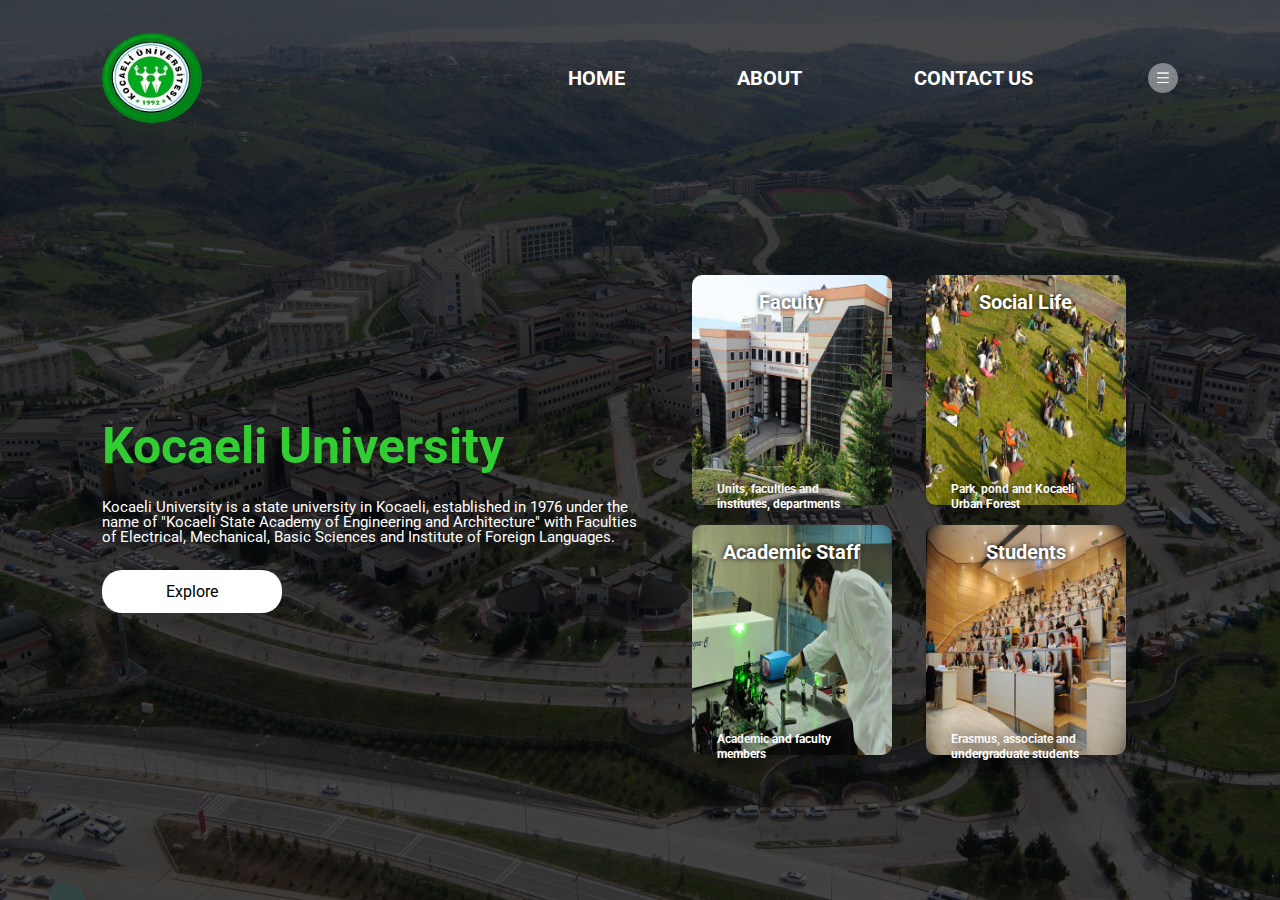
<file: KOU Introduction Webpage/index.html>
<!DOCTYPE html>
<html lang="en">

<head>
    <meta charset='utf-8'>
    <meta http-equiv='X-UA-Compatible' content='IE=edge'>
    <meta name='viewport' content='width=device-width, initial-scale=1'>
    <meta name="description" content="Kocaeli University Introduction Web Page">
    <meta name="keywords" content="Kocaeli, University, Introduction">
    <meta name="author" content="Kocaeli University">
    <title>Kocaeli University</title>
    <link rel='stylesheet' type='text/css' media='screen' href='style.css'>
    <link rel="stylesheet" href="https://fonts.googleapis.com/css2?family=Roboto:wght@400;700&display=swap">
</head>

<body>
    <div class="container">
        <div class="navbar">
            <img class="logo" src="images/logo.jpg" alt="Kocaeli University's Logo" title="Kocaeli University's Logo">
            <nav>
                <ul>
                    <li><a href="#">HOME</a></li>
                    <li><a href="#">ABOUT</a></li>
                    <li><a href="#">CONTACT US</a></li>
                </ul>
            </nav>
            <img class="menu-icon" src="images/menu.png" alt="Menu Icon">
        </div>

        <div class="row">
            <div class="col">
                <h1>Kocaeli University</h1>
                <p>Kocaeli University is a state university in Kocaeli, established in 1976 under the name of "Kocaeli State Academy of Engineering and Architecture" with Faculties of Electrical, Mechanical, Basic Sciences and Institute of Foreign Languages.</p>
                <button type="button">Explore</button>
            </div>
            <div class="col">
                <div class="card card1">
                    <h5>Faculty</h5>
                    <p>Units, faculties and institutes, departments</p>
                </div>
                <div class="card card2">
                    <h5>Social Life</h5>
                    <p>Park, pond and Kocaeli Urban Forest</p>
                </div>
                <div class="card card3">
                    <h5>Academic Staff</h5>
                    <p>Academic and faculty members</p>
                </div>
                <div class="card card4">
                    <h5>Students</h5>
                    <p>Erasmus, associate and undergraduate students</p>
                </div>
            </div>
        </div>
    </div>
</body>

</html>
</file>
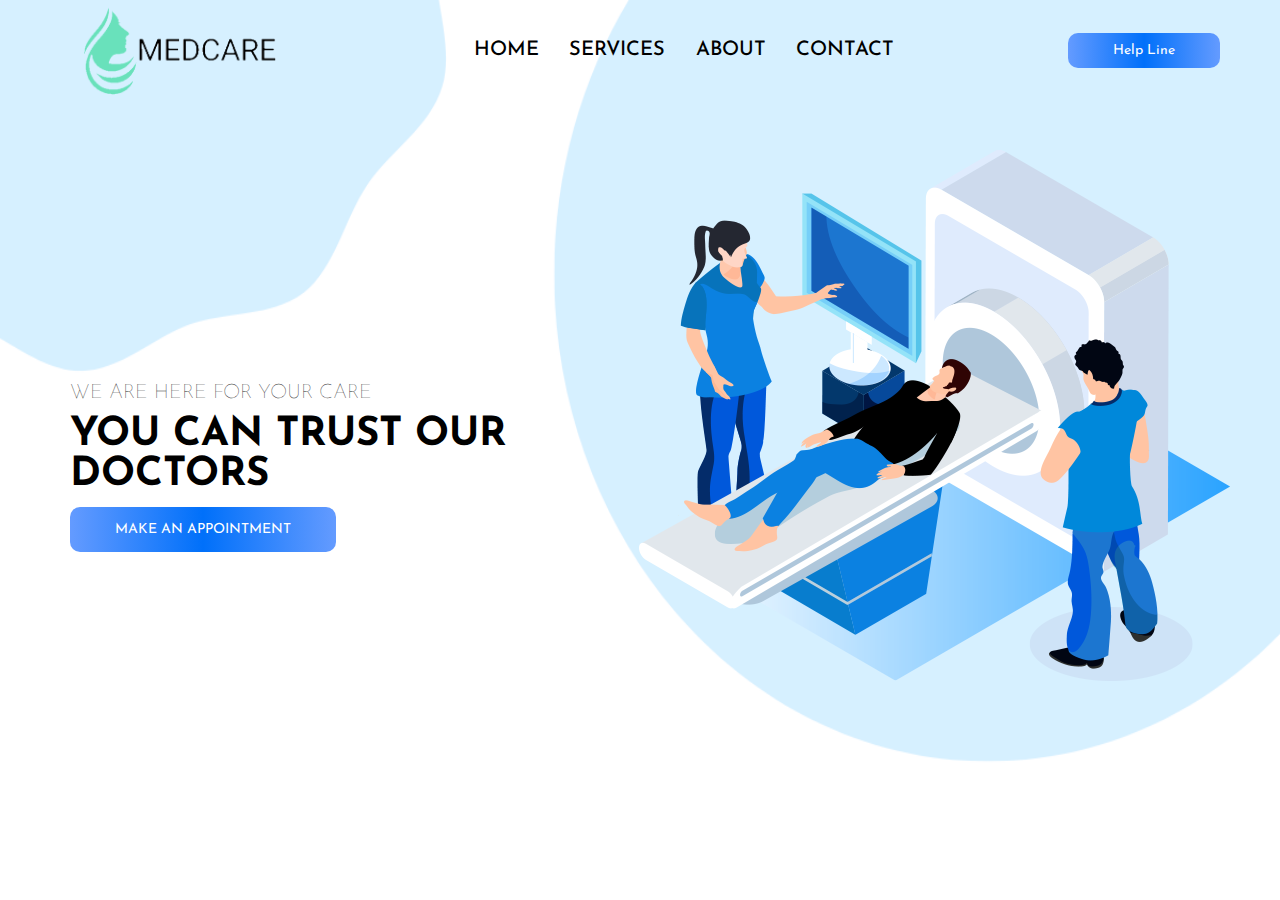
<file: Medical Care Webpage/index.html>
<!DOCTYPE html>
<html lang="en">

<head>
    <meta charset='utf-8'>
    <meta http-equiv='X-UA-Compatible' content='IE=edge'>
    <meta name="description" content="MedCare - Medical Care">
    <meta name="keywords" content="MedCare, Medical, Care, Health, Doctor">
    <meta name="author" content="MedCare">
    <meta name='viewport' content='width=device-width, initial-scale=1'>
    <title>MedCare</title>
    <link rel='stylesheet' type='text/css' media='screen' href='style.css'>

    <!-- Google Fonts -->
    <link rel="preconnect" href="https://fonts.googleapis.com">
    <link rel="preconnect" href="https://fonts.gstatic.com" crossorigin>
    <link href="https://fonts.googleapis.com/css2?family=Josefin+Sans&display=swap" rel="stylesheet">
</head>

<body>
    <header>
        <div class="mainheader">
            <div class="logo">
                <img src="images/logo.png" alt="MedCare Logo">
            </div>

            <nav>
                <a href="#">HOME</a>
                <a href="#">SERVICES</a>
                <a href="#">ABOUT</a>
                <a href="#">CONTACT</a>
            </nav>

            <div class="menubtn">
                <button>Help Line</button>
            </div>
        </div>
    </header>

    <main>
        <section class="left-section">
            <h2>WE ARE HERE FOR YOUR CARE</h2>
            <h1>YOU CAN TRUST OUR DOCTORS</h1>
            <button>MAKE AN APPOINTMENT</button>
        </section>

        <section class="right-section">
            <figure>
                <img src="images/background-figure.png" alt="MedCare Figure">
            </figure>
        </section>
    </main>
</body>

</html>
</file>
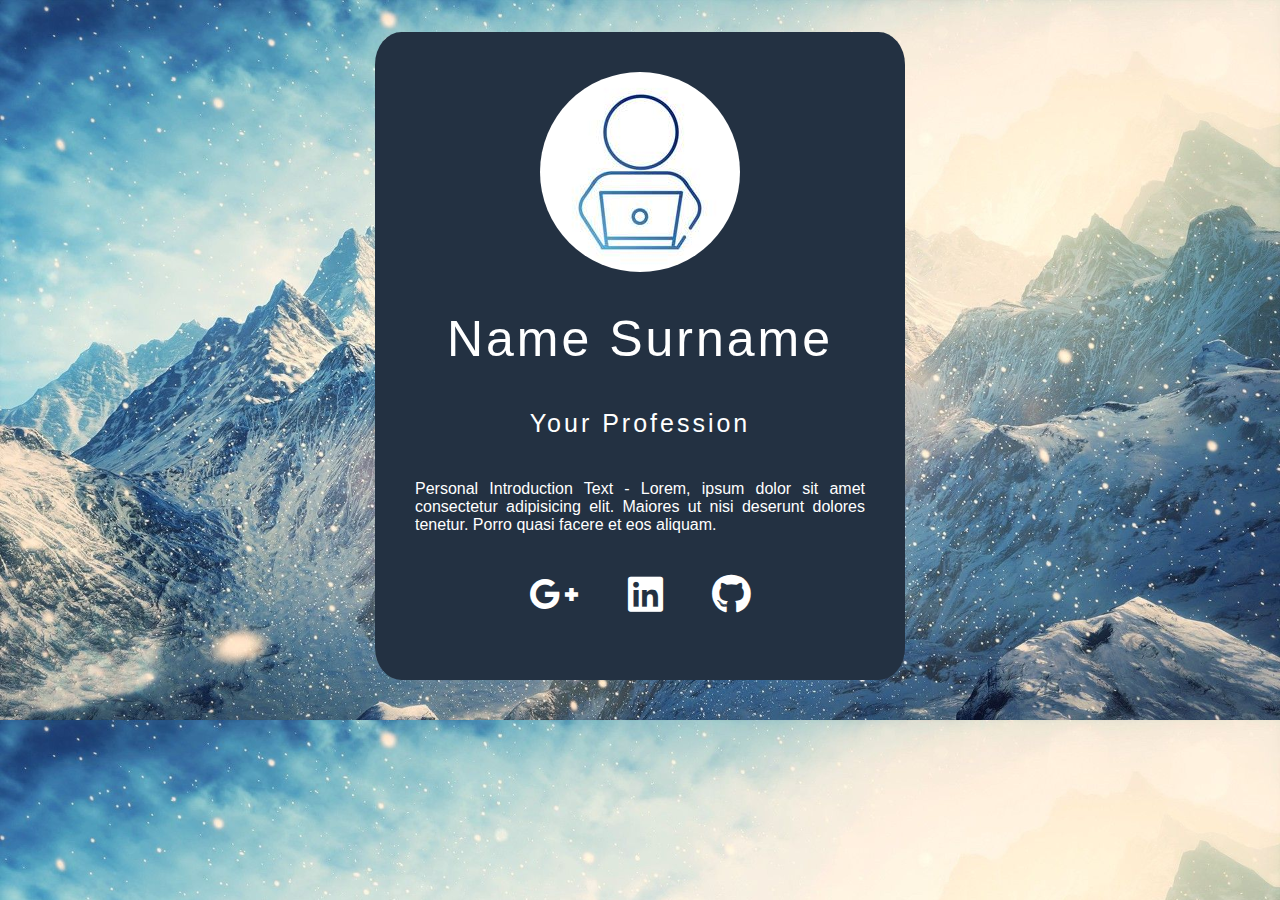
<file: Personal Card/index.html>
<!DOCTYPE html>
<html lang="en">

<head>
    <meta charset='utf-8'>
    <meta http-equiv='X-UA-Compatible' content='IE=edge'>
    <meta name='viewport' content='width=device-width, initial-scale=1'>
    <meta name="description" content="Name Surname - Personal Card">
    <meta name="keywords" content="Name, Surname, Personal, Card, Personal Card">
    <meta name="author" content="Name Surname">
    <title>Name Surname - Personal Card</title>
    <link rel='stylesheet' type='text/css' media='screen' href='style.css'>
    <link rel="stylesheet" href="https://cdnjs.cloudflare.com/ajax/libs/font-awesome/6.1.1/css/all.min.css">
</head>

<body>
    <div class="container">
        <img class="personal-photo" src="images/personal_photo.jpg" alt="Personal Photo" title="Personal Photo">
        <h1>Name Surname</h1>
        <h5>Your Profession</h5>
        <p>Personal Introduction Text - Lorem, ipsum dolor sit amet consectetur adipisicing elit. Maiores ut nisi deserunt dolores tenetur. Porro quasi facere et eos aliquam.</p>
        <ul>
            <li><a href="https://www.google.com/intl/tr/gmail/about/"><i class="fab fa-google-plus-g"></i></a></li>
            <li><a href="https://tr.linkedin.com/"><i class="fab fa-linkedin"></i></a></li>
            <li><a href="https://github.com/"><i class="fab fa-github"></i></a></li>
        </ul>
    </div>
</body>

</html>
</file>
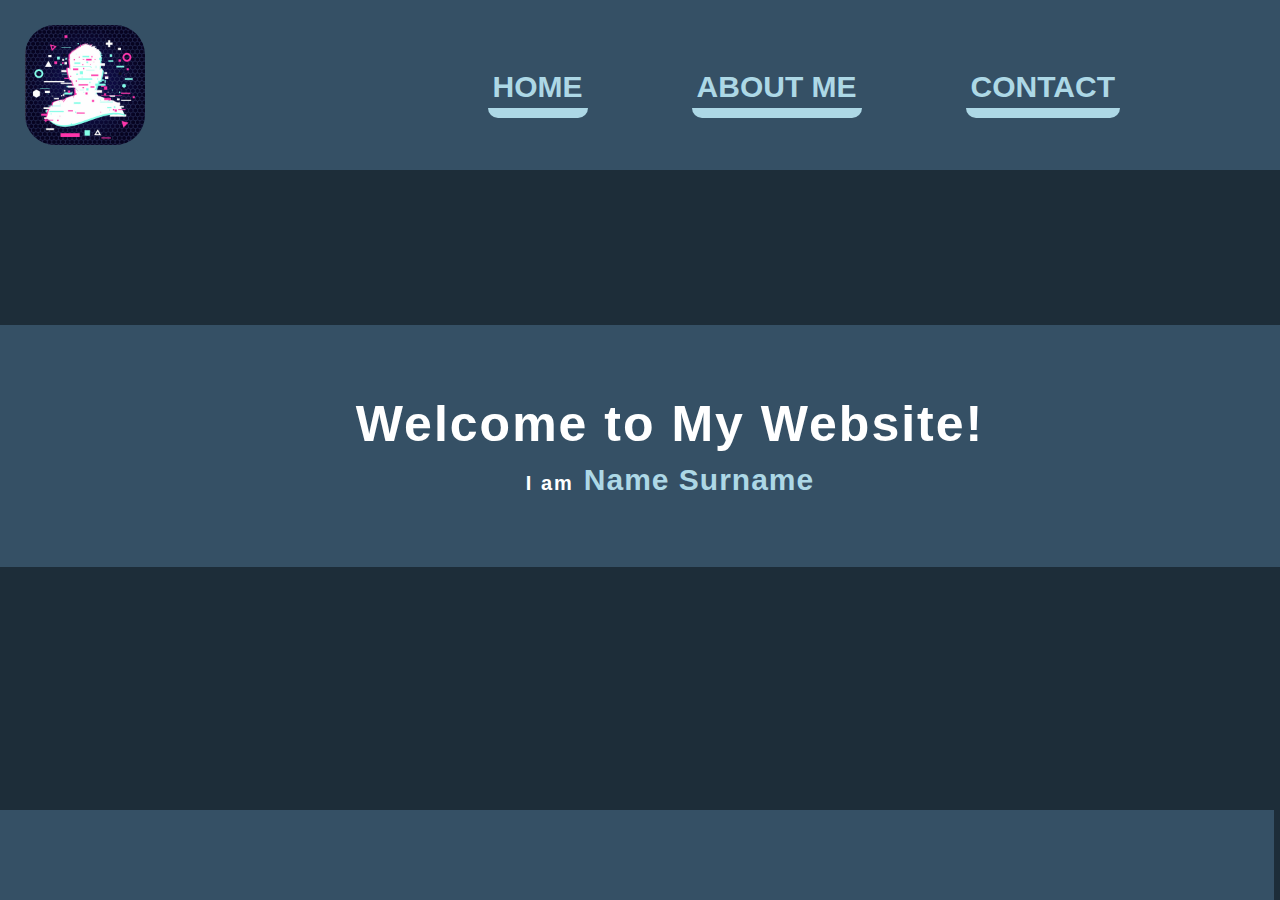
<file: Personal Website/index.html>
<!DOCTYPE html>
<html lang="en">

<head>
    <meta charset='utf-8'>
    <meta http-equiv='X-UA-Compatible' content='IE=edge'>
    <meta name='viewport' content='width=device-width, initial-scale=1'>
    <meta name="description" content="Name Surname - Personal Website">
    <meta name="keywords" content="Name, Surname, Personal Website">
    <meta name="author" content="Name Surname">
    <title>Name Surname - Personal Website</title>
    <link rel='stylesheet' type='text/css' media='screen' href='style.css'>
    <link rel="stylesheet" href="https://cdnjs.cloudflare.com/ajax/libs/font-awesome/6.2.0/css/all.min.css" integrity="sha512-xh6O/CkQoPOWDdYTDqeRdPCVd1SpvCA9XXcUnZS2FmJNp1coAFzvtCN9BmamE+4aHK8yyUHUSCcJHgXloTyT2A==" crossorigin="anonymous" referrerpolicy="no-referrer"
    />
</head>

<body>
    <div id="container">
        <header id="banner">
            <img class="personal-photo" src="images/personal_photo.jpg" alt="Personal Photograph" title="Personal Photograph">
            <nav id="navbar">
                <ul>
                    <li class="navbar-items"><a href="index.html">HOME</a></li>
                    <li class="navbar-items"><a href="about.html">ABOUT ME</a></li>
                    <li class="navbar-items"><a href="contact.html">CONTACT</a></li>
                </ul>
            </nav>
        </header>
        <article id="content">
            <h1 class="h1-text">Welcome to My Website!</h1>
            <h3 class="h3-text">I am<span class="name-surname">Name Surname</span></h3>
        </article>
        <footer id="footer">
            <div id="social-media">
                <ul>
                    <li class="icons">
                        <a href="https://tr.linkedin.com/"><i class="fa-brands fa-linkedin fa-3x"></i></a>
                    </li>
                    <li class="icons">
                        <a href="https://github.com/"><i class="fa-brands fa-github fa-3x"></i></a>
                    </li>
                </ul>
            </div>
        </footer>
    </div>
</body>

</html>
</file>
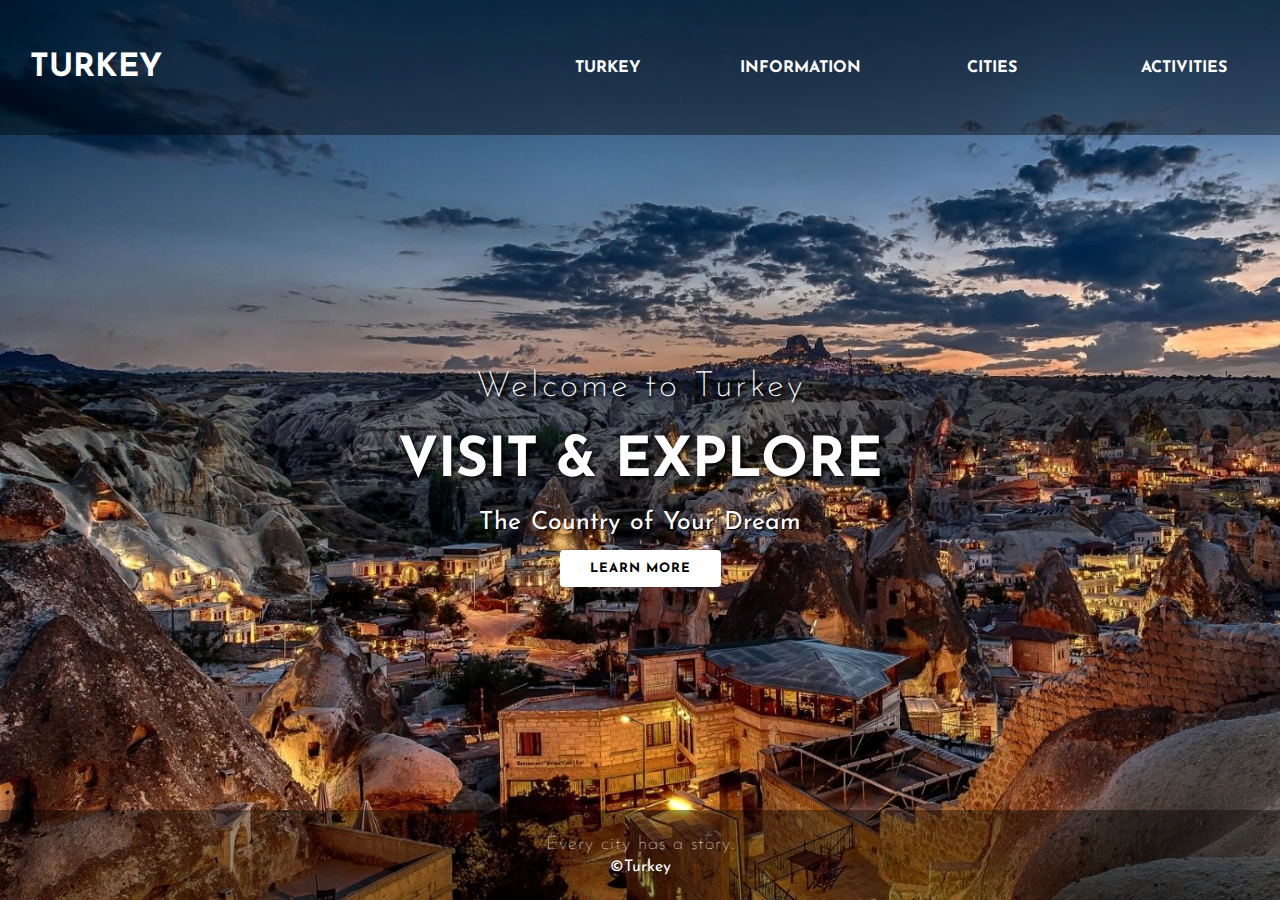
<file: Turkey Visit Webpage/index.html>
<!DOCTYPE html>
<html lang="en">

<head>
    <meta charset='utf-8'>
    <meta http-equiv='X-UA-Compatible' content='IE=edge'>
    <title>Turkey</title>
    <meta name='viewport' content='width=device-width, initial-scale=1'>
    <link rel='stylesheet' type='text/css' media='screen' href='style.css'>
    <meta name="description" content="Turkey Introduction Webpage">
    <meta name="keywords" content="Turkey, Introduction, Cities, Activities, Visit, Explore">
    <meta name="author" content="Turkey">

    <!-- Favicon -->
    <link rel="shortcut icon" href="images/favicon.ico" type="image/x-icon">

    <!-- Google Fonts -->
    <link rel="preconnect" href="https://fonts.googleapis.com">
    <link rel="preconnect" href="https://fonts.gstatic.com" crossorigin>
    <link href="https://fonts.googleapis.com/css2?family=Josefin+Sans&display=swap" rel="stylesheet">

    <!-- Animate.css CDN -->
    <link rel="stylesheet" href="https://cdnjs.cloudflare.com/ajax/libs/animate.css/3.7.2/animate.min.css">
</head>

<body>
    <header>
        <nav>
            <div class="logo">
                <h1 class="animated-logo animated swing slower">TURKEY</h1>
            </div>
            <div class="menu">
                <a href="#">TURKEY</a>
                <a href="#">INFORMATION</a>
                <a href="#">CITIES</a>
                <a href="#">ACTIVITIES</a>
            </div>
        </nav>
    </header>

    <main>
        <section>
            <h3>Welcome to Turkey</h3>
            <h1>VISIT & EXPLORE <span class="change-content" lang="tr"> </span></h1>
            <p>The Country of Your Dream</p>
            <a href="#" class="btnLearn">LEARN MORE</a>
        </section>
    </main>

    <footer>
        <div class="catchword-copyright">
            <h3>Every city has a story.</h3>
            <p>&copy;Turkey</p>
        </div>
    </footer>
</body>

</html>
</file>
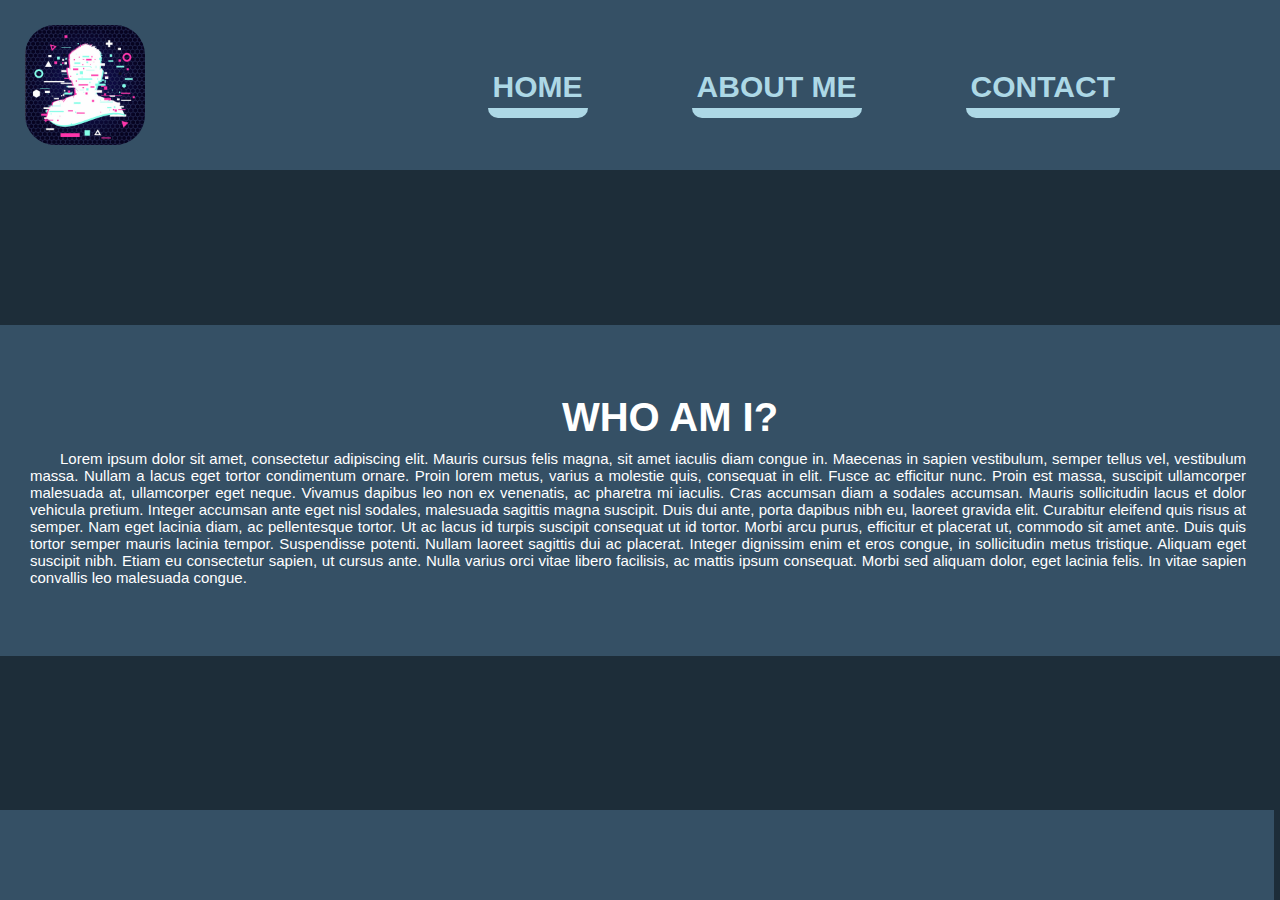
<file: Personal Website/about.html>
<!DOCTYPE html>
<html lang="en">

<head>
    <meta charset='utf-8'>
    <meta http-equiv='X-UA-Compatible' content='IE=edge'>
    <meta name='viewport' content='width=device-width, initial-scale=1'>
    <meta name="description" content="Name Surname - Personal Website">
    <meta name="keywords" content="Name, Surname, Personal Website">
    <meta name="author" content="Name Surname">
    <title>Name Surname - About Me</title>
    <link rel='stylesheet' type='text/css' media='screen' href='style.css'>
    <link rel="stylesheet" href="https://cdnjs.cloudflare.com/ajax/libs/font-awesome/6.2.0/css/all.min.css" integrity="sha512-xh6O/CkQoPOWDdYTDqeRdPCVd1SpvCA9XXcUnZS2FmJNp1coAFzvtCN9BmamE+4aHK8yyUHUSCcJHgXloTyT2A==" crossorigin="anonymous" referrerpolicy="no-referrer"
    />
</head>

<body>
    <div id="container">
        <header id="banner">
            <img class="personal-photo" src="images/personal_photo.jpg" alt="Personal Photograph" title="Personal Photograph">
            <nav id="navbar">
                <ul>
                    <li class="navbar-items"><a href="index.html">HOME</a></li>
                    <li class="navbar-items"><a href="about.html">ABOUT ME</a></li>
                    <li class="navbar-items"><a href="contact.html">CONTACT</a></li>
                </ul>
            </nav>
        </header>
        <article id="content">
            <h1 class="h-text">WHO AM I?</h1>
            <p class="p-text">Lorem ipsum dolor sit amet, consectetur adipiscing elit. Mauris cursus felis magna, sit amet iaculis diam congue in. Maecenas in sapien vestibulum, semper tellus vel, vestibulum massa. Nullam a lacus eget tortor condimentum ornare. Proin lorem
                metus, varius a molestie quis, consequat in elit. Fusce ac efficitur nunc. Proin est massa, suscipit ullamcorper malesuada at, ullamcorper eget neque. Vivamus dapibus leo non ex venenatis, ac pharetra mi iaculis. Cras accumsan diam a sodales
                accumsan. Mauris sollicitudin lacus et dolor vehicula pretium. Integer accumsan ante eget nisl sodales, malesuada sagittis magna suscipit. Duis dui ante, porta dapibus nibh eu, laoreet gravida elit. Curabitur eleifend quis risus at semper.
                Nam eget lacinia diam, ac pellentesque tortor. Ut ac lacus id turpis suscipit consequat ut id tortor. Morbi arcu purus, efficitur et placerat ut, commodo sit amet ante. Duis quis tortor semper mauris lacinia tempor. Suspendisse potenti.
                Nullam laoreet sagittis dui ac placerat. Integer dignissim enim et eros congue, in sollicitudin metus tristique. Aliquam eget suscipit nibh. Etiam eu consectetur sapien, ut cursus ante. Nulla varius orci vitae libero facilisis, ac mattis
                ipsum consequat. Morbi sed aliquam dolor, eget lacinia felis. In vitae sapien convallis leo malesuada congue.</p>
        </article>
        <footer id="footer">
            <div id="social-media">
                <ul>
                    <li class="icons">
                        <a href="https://tr.linkedin.com/"><i class="fa-brands fa-linkedin fa-3x"></i></a>
                    </li>
                    <li class="icons">
                        <a href="https://github.com/"><i class="fa-brands fa-github fa-3x"></i></a>
                    </li>
                </ul>
            </div>
        </footer>
    </div>
</body>

</html>
</file>
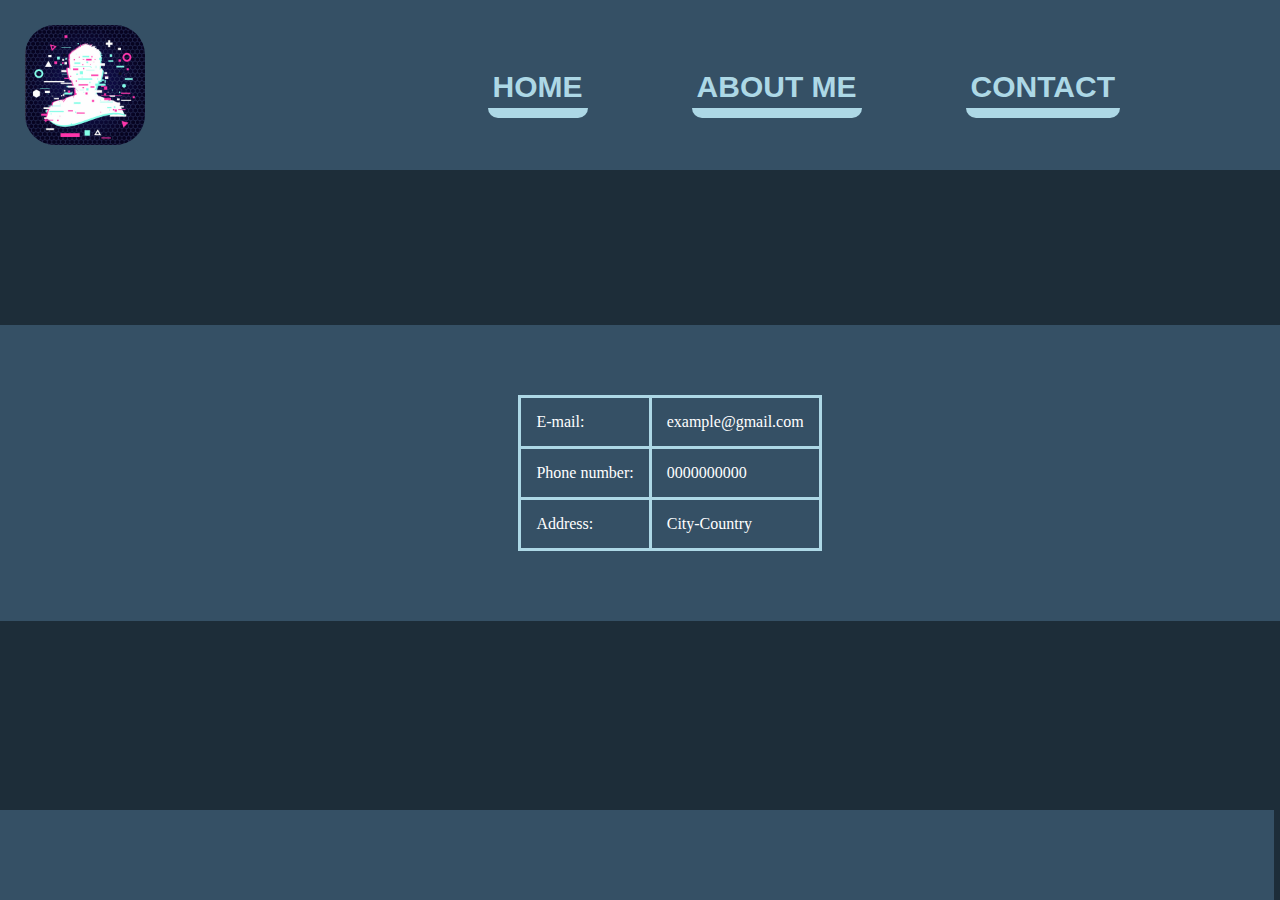
<file: Personal Website/contact.html>
<!DOCTYPE html>
<html lang="en">

<head>
    <meta charset='utf-8'>
    <meta http-equiv='X-UA-Compatible' content='IE=edge'>
    <meta name='viewport' content='width=device-width, initial-scale=1'>
    <meta name="description" content="Name Surname - Personal Website">
    <meta name="keywords" content="Name, Surname, Personal Website">
    <meta name="author" content="Name Surname">
    <title>Name Surname - Contact</title>
    <link rel='stylesheet' type='text/css' media='screen' href='style.css'>
    <link rel="stylesheet" href="https://cdnjs.cloudflare.com/ajax/libs/font-awesome/6.2.0/css/all.min.css" integrity="sha512-xh6O/CkQoPOWDdYTDqeRdPCVd1SpvCA9XXcUnZS2FmJNp1coAFzvtCN9BmamE+4aHK8yyUHUSCcJHgXloTyT2A==" crossorigin="anonymous" referrerpolicy="no-referrer"
    />
</head>

<body>
    <div id="container">
        <header id="banner">
            <img class="personal-photo" src="images/personal_photo.jpg" alt="Personal Photograph" title="Personal Photograph">
            <nav id="navbar">
                <ul>
                    <li class="navbar-items"><a href="index.html">HOME</a></li>
                    <li class="navbar-items"><a href="about.html">ABOUT ME</a></li>
                    <li class="navbar-items"><a href="contact.html">CONTACT</a></li>
                </ul>
            </nav>
        </header>
        <article id="content">
            <div class="table">
                <table id="contact-table">
                    <tr>
                        <td>E-mail:</td>
                        <td>example@gmail.com</td>
                    </tr>
                    <tr>
                        <td>Phone number:</td>
                        <td>0000000000</td>
                    </tr>
                    <tr>
                        <td>Address:</td>
                        <td>City-Country</td>
                    </tr>
                </table>
            </div>
        </article>
        <footer id="footer">
            <div id="social-media">
                <ul>
                    <li class="icons">
                        <a href="https://tr.linkedin.com/"><i class="fa-brands fa-linkedin fa-3x"></i></a>
                    </li>
                    <li class="icons">
                        <a href="https://github.com/"><i class="fa-brands fa-github fa-3x"></i></a>
                    </li>
                </ul>
            </div>
        </footer>
    </div>
</body>

</html>
</file>
<file: KOU Introduction Webpage/style.css>
* {
    margin: 0;
    padding: 0;
    font-family: 'Roboto', sans-serif;
}

.container {
    width: 100%;
    height: 100vh;
    background-image: linear-gradient(rgba(0, 0, 0, 0.7), rgba(0, 0, 0, 0.7)), url(images/background.jpg);
    background-position: center;
    background-size: cover;
    padding-top: 2%;
    padding-left: 8%;
    padding-right: 8%;
    box-sizing: border-box;
}

.navbar {
    height: 12%;
    display: flex;
    align-items: center;
}

.logo {
    width: 100px;
    border-radius: 50%;
}

.menu-icon {
    width: 30px;
    margin-left: 115px;
}

nav {
    flex: auto;
    text-align: right;
}

nav ul li {
    list-style: none;
    display: inline-block;
    margin-left: 13%;
}

nav ul li a {
    text-decoration: none;
    color: white;
    font-size: 20px;
    font-weight: bold;
}

nav ul li a:hover {
    color: limegreen;
}

.row {
    display: flex;
    height: 88%;
    align-items: center;
    text-align: center;
}

.col {
    flex-basis: 50%;
}

h1 {
    color: limegreen;
    font-size: 50px;
    text-align: left;
}

p {
    color: white;
    font-size: 15px;
    line-height: 15px;
    margin-top: 25px;
    text-align: left;
}

button {
    width: 180px;
    color: black;
    font-size: 16px;
    padding: 12px 0;
    background: white;
    border: 0;
    border-radius: 20px;
    outline: none;
    cursor: pointer;
    margin-top: 25px;
    margin-right: 100%;
}

button:hover {
    color: white;
    background-color: limegreen;
}

.card {
    width: 200px;
    height: 230px;
    display: inline-block;
    border-radius: 10px;
    padding: 15px 25px;
    box-sizing: border-box;
    cursor: pointer;
    margin: 10px 15px;
    background-position: center;
    background-size: cover;
    transition: transform 0.5s;
}

.card1 {
    background-image: url(images/faculty.jpg);
}

.card2 {
    background-image: url(images/social-life.jpg);
}

.card3 {
    background-image: url(images/academic-staff.jpg);
}

.card4 {
    background-image: url(images/students.jpg);
}

.card1:hover {
    transform: translateY(-10px);
}

.card2:hover {
    transform: translateY(-10px);
}

.card3:hover {
    transform: translateY(10px);
}

.card4:hover {
    transform: translateY(10px);
}

h5 {
    color: white;
    font-size: 20px;
    text-align: center;
    text-shadow: 0 0 5px black;
}

.card p {
    padding-top: 95%;
    color: white;
    text-shadow: 0 0 15px black;
    font-weight: bold;
    font-size: 12px;
}
</file>
<file: Medical Care Webpage/style.css>
* {
    margin: 0;
    padding: 0;
    box-sizing: border-box;
    font-family: 'Josefin Sans', sans-serif;
}

body {
    background-image: url("images/background.png");
    background-repeat: no-repeat;
    background-size: 100% 100%;
    width: 100%;
    height: 100vh;
}

.mainheader {
    width: 100%;
    height: 100px;
    display: flex;
    justify-content: space-between;
    align-items: center;
}

.mainheader .logo img {
    width: 300px;
    padding-left: 60px;
}

.mainheader nav {
    width: 450px;
    display: flex;
    justify-content: space-around;
    align-items: center;
}

.mainheader nav a {
    text-decoration: none;
    color: black;
    font-size: 20px;
    font-weight: 500;
}

.menubtn {
    margin-right: 60px;
}

.mainheader button {
    padding: 10px 45px;
    text-align: center;
    border: none;
    cursor: pointer;
    font-size: 14px;
    color: white;
    background-image: linear-gradient(to right, #649bff, #0070fa, #649bff);
    border-radius: 10px;
}

main {
    width: 100%;
    display: flex;
    justify-content: space-between;
    align-items: center;
}

main .left-section {
    padding-left: 70px;
}

main .right-section {
    padding-right: 50px;
    margin-top: 50px;
}

main .left-section h2 {
    font-size: 20px;
    font-weight: lighter;
    color: #242424;
    margin-top: 150px;
}

main .left-section h1 {
    font-size: 40px;
    font-weight: 700;
    margin: 12px 0;
}

main .left-section button {
    padding: 15px 45px;
    border: none;
    cursor: pointer;
    text-align: center;
    font-size: 14px;
    color: white;
    background-image: linear-gradient(to right, #649bff, #0070fa, #649bff);
    border-radius: 10px;
}
</file>
<file: Personal Card/style.css>
body {
    margin: 0%;
    padding: 0%;
    background-image: url(images/background.jpg);
    background-size: cover;
}

.container {
    width: 450px;
    background: #233142;
    padding: 40px;
    text-align: center;
    margin: auto;
    margin-top: 2.5%;
    border-radius: 5%;
    color: white;
    font-family: sans-serif;
}

.personal-photo {
    border-radius: 50%;
    width: 75%;
    height: 75%;
    max-width: 200px;
    max-height: 200px;
    transition: 0.8s;
    cursor: pointer;
}

.personal-photo:hover {
    transform: scale(0.95);
}

.container h1 {
    font-size: 50px;
    letter-spacing: 3px;
    font-weight: 100;
}

.container h5 {
    font-size: 25px;
    letter-spacing: 3px;
    font-weight: 100;
}

.container p {
    text-align: justify;
}

.container ul {
    margin: 0;
    padding: 0;
}

.container ul li {
    display: inline-block;
    margin: 5%;
    list-style: none;
}

.container ul li a {
    color: white;
    font-size: 250%;
    transition: all ease-in-out 250ms;
}

.container ul li a:hover {
    color: cornflowerblue;
}
</file>
<file: Personal Website/style.css>
* {
    margin: 0px;
    padding: 0px;
}

body {
    background-color: #1d2d39;
}

#container {
    color: white;
    margin: auto;
    min-height: auto;
}

#banner {
    background-color: #355065;
    color: white;
    margin: auto;
    padding: 10px;
    width: 100%;
    min-height: 150px;
    position: fixed;
}

.personal-photo {
    width: 120px;
    height: 120px;
    position: relative;
    top: 15px;
    left: 15px;
    border-radius: 30px;
}

ul li.icons {
    display: inline;
    list-style-type: none;
}

#navbar {
    float: right;
    position: relative;
    top: 60px;
    right: 120px;
    color: white;
}

ul li.navbar-items {
    display: inline;
    list-style-type: none;
    font-size: 30px;
    margin: 50px;
    font-weight: bold;
    font-family: Arial, Helvetica, sans-serif;
    position: relative;
}

ul li.navbar-items a {
    border-bottom: 10px solid lightblue;
    border-radius: 10px;
    padding: 5px;
}

ul li.navbar-items a:hover {
    border-color: white;
}

a {
    color: lightblue;
    text-decoration: none;
}

a:hover {
    color: white;
    text-decoration: none;
}

#content {
    background-color: #355065;
    margin-top: 10px;
    width: 100%;
    min-height: 100px;
    padding: 70px 30px 70px 30px;
    color: white;
}

article {
    position: fixed;
    top: 35%;
}

.h-text {
    font-family: Arial, Helvetica, sans-serif;
    font-size: 40px;
    font: bold;
    padding-bottom: 10px;
    text-align: center;
}

.p-text {
    font-family: Arial, Helvetica, sans-serif;
    font-size: 15px;
    font: bold;
    text-indent: 30px;
    text-align: justify;
    width: 95%;
}

.h1-text {
    font-family: Arial, Helvetica, sans-serif;
    font-size: 50px;
    font: bold;
    padding-bottom: 10px;
    text-align: center;
    letter-spacing: 2px;
}

.h3-text {
    font-family: Arial, Helvetica, sans-serif;
    font-size: 20px;
    font: bold;
    text-align: center;
    letter-spacing: 2px;
}

.name-surname {
    font-family: Arial, Helvetica, sans-serif;
    font-size: 30px;
    font: bold;
    color: lightblue;
    padding-left: 10px;
    letter-spacing: 1px;
}

table,
tr,
td {
    border-style: solid;
    text-align: justify;
    padding: 15px;
    border-width: 3px;
    border-color: lightblue;
    border-collapse: collapse;
    color: white;
    margin: auto;
}

#footer {
    background-color: #355065;
    color: white;
    margin: auto;
    margin-top: 10px;
    padding: 10px;
    width: 98%;
    min-height: 70px;
    position: fixed;
    bottom: 0px;
}

#social-media {
    text-align: center;
    padding-top: 10px;
}

.icons {
    padding-left: 30px;
}
</file>
<file: Turkey Visit Webpage/style.css>
* {
    margin: 0;
    padding: 0;
    box-sizing: border-box;
    font-family: 'Josefin Sans', sans-serif;
}

body {
    background-image: url("images/background-image.jpg");
    background-repeat: no-repeat;
    background-size: cover;
    width: 100%;
    height: 100vh;
}

header,
nav {
    width: 100%;
    height: 15vh;
}

nav {
    background-color: rgba(0, 0, 0, 0.4);
    color: white;
    display: flex;
    justify-content: space-between;
    align-items: center;
}

nav .logo {
    /* background-color: red; */
    width: 15%;
    text-align: center;
}

nav .menu {
    /* background-color: yellow; */
    width: 60%;
    display: flex;
    justify-content: space-around;
}

nav .menu a {
    /* background-color: blue; */
    width: 20%;
    text-decoration: none;
    color: white;
    text-align: center;
    font-weight: bold;
}

nav .menu a:hover {
    color: cornflowerblue;
}

main {
    /* background-color: green; */
    width: 100%;
    height: 75vh;
    display: flex;
    align-items: center;
    justify-content: center;
    text-align: center;
    color: white;
}

section h3 {
    font-size: 35px;
    font-weight: 200;
    letter-spacing: 3px;
    text-shadow: 2px 2px 3px black;
}

section h1 {
    margin: 30px 0 20px 0;
    font-size: 55px;
    font-weight: 700;
    text-shadow: 2px 2px 5px black;
}

section p {
    font-size: 25px;
    word-spacing: 2px;
    margin-bottom: 25px;
    text-shadow: 1px 1px 1px black;
}

.btnLearn {
    padding: 12px 30px;
    border-radius: 4px;
    outline: none;
    font-size: 13px;
    font-weight: 700;
    text-decoration: none;
    letter-spacing: 1px;
    background-color: white;
    color: black;
    transition: all 0.5s ease;
}

.btnLearn:hover {
    background-color: cornflowerblue;
    color: white;
}

.animated-logo {
    animation-delay: 1s;
    animation-iteration-count: infinite;
}

.change-content::after {
    content: '';
    animation: changetext 10s infinite linear;
    color: cornflowerblue;
}

@keyframes changetext {
    0% {
        content: "İSTANBUL";
    }
    20% {
        content: "ANKARA";
    }
    40% {
        content: "İZMİR";
    }
    60% {
        content: "BURSA";
    }
    80% {
        content: "ANTALYA";
    }
    100% {
        content: "MUĞLA";
    }
}

footer {
    width: 100%;
    height: 10vh;
    background-color: rgba(0, 0, 0, 0.4);
    color: white;
    display: flex;
    justify-content: center;
    align-items: center;
    text-align: center;
}

footer .catchword-copyright h3 {
    letter-spacing: 1px;
    font-weight: lighter;
    padding-bottom: 5px;
}

footer:hover {
    background-color: rgba(0, 0, 0, 0.5);
    transition: all 0.5s ease-in-out;
}
</file>
